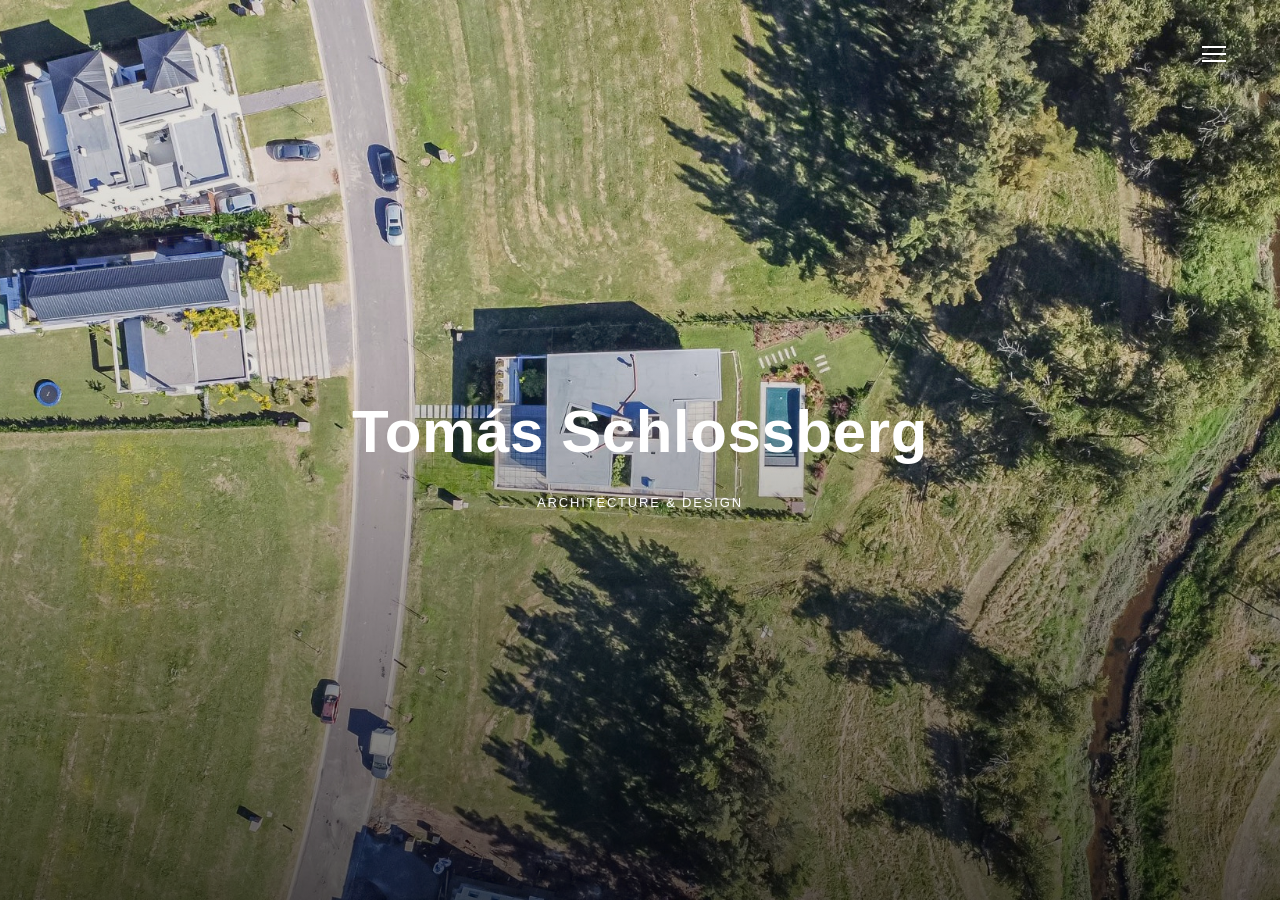
<file: index.html>
<!DOCTYPE html>
<html lang="en">
<head>
<meta charset="UTF-8">
<meta name="viewport" content="width=device-width, initial-scale=1.0">
<title>Tomás Schlossberg — Architecture & Design</title>
<meta name="description" content="Tomás Schlossberg, architect — residential and hospitality projects around the world.">
<link rel="stylesheet" href="css/style.css">
</head>
<body>

<nav class="nav nav-minimal" id="nav">
  <a href="index.html" class="nav-logo sr-only">Tomás Schlossberg</a>
  <button class="nav-toggle" id="navToggle" aria-label="Open menu">
    <span class="nav-toggle-bars"><span></span><span></span><span></span></span>
  </button>
  <ul class="nav-links" id="navLinks">
    <li><a href="proyectos.html">Projects</a></li>
    <li><a href="estudio.html">Studio</a></li>
    <li><a href="contacto.html">Contact</a></li>
  </ul>
</nav>

<header class="hero hero-landing">
  <!--
    SLIDESHOW — swap these placeholders for your real photos/videos.
    Each .hero-slide is one slide. For an image:
      <div class="hero-slide"><img src="assets/hero/photo-1.jpg" alt=""></div>
    For a video:
      <div class="hero-slide"><video src="assets/hero/clip-1.mp4" autoplay muted loop playsinline></video></div>
    js/script.js cycles them automatically — you don't need to touch the JS,
    just add or remove .hero-slide blocks.
  -->
  <div class="hero-slides" id="heroSlides">
    <div class="hero-slide is-active"><img src="assets/hero/slide-01-implantacion.jpg" alt=""></div>
    <div class="hero-slide"><img src="assets/hero/slide-02-interior-vigas.jpg" alt=""></div>
    <div class="hero-slide"><img src="assets/hero/slide-03-detalle-hormigon.jpg" alt=""></div>
    <div class="hero-slide"><img src="assets/hero/slide-04-cocina-negra.jpg" alt=""></div>
    <div class="hero-slide"><img src="assets/hero/slide-05-dormitorio.jpg" alt=""></div>
  </div>
  <div class="hero-scrim"></div>
  <div class="hero-content hero-content-center">
    <div class="logo-lockup">
      <span class="logo-mark">Tomás Schlossberg</span>
      <span class="logo-tagline">Architecture &amp; Design</span>
    </div>
  </div>
</header>

<script src="js/script.js"></script>
</body>
</html>
</file>
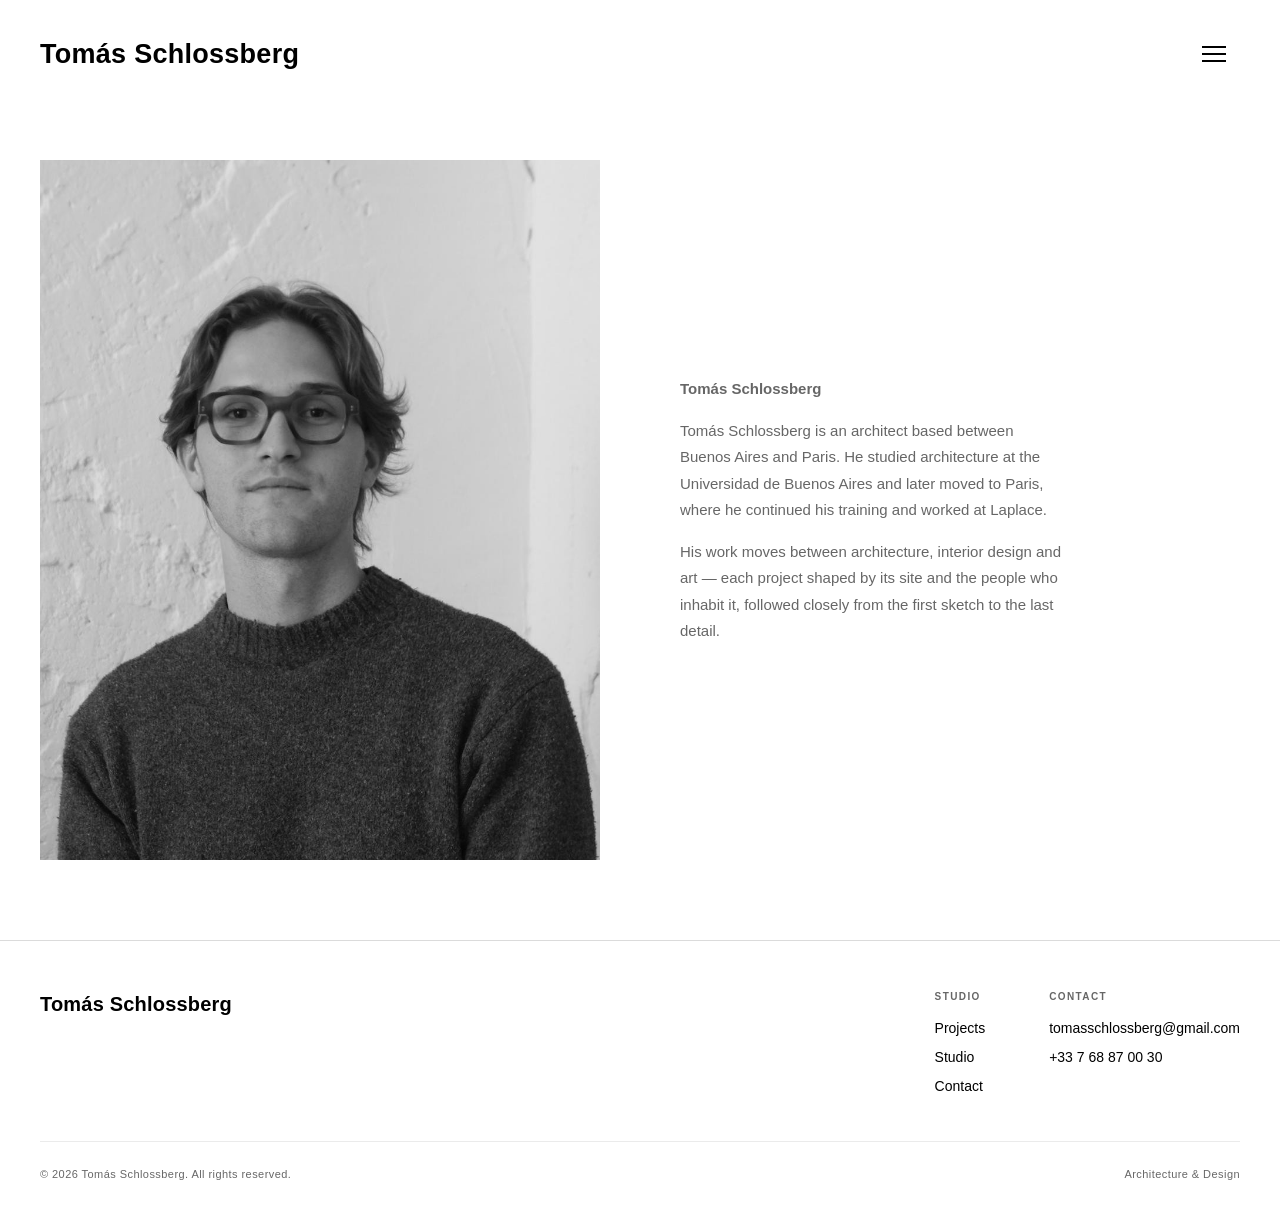
<file: estudio.html>
<!DOCTYPE html>
<html lang="en">
<head>
<meta charset="UTF-8">
<meta name="viewport" content="width=device-width, initial-scale=1.0">
<title>Studio — Tomás Schlossberg</title>
<meta name="description" content="Tomás Schlossberg is an architect based between Buenos Aires and Paris, working across architecture, interior design and art.">
<link rel="stylesheet" href="css/style.css">
</head>
<body>

<nav class="nav nav-split" id="nav">
  <a href="index.html" class="nav-logo">Tomás Schlossberg</a>
  <button class="nav-toggle" id="navToggle" aria-label="Open menu">
    <span class="nav-toggle-bars"><span></span><span></span><span></span></span>
  </button>
  <ul class="nav-links" id="navLinks">
    <li><a href="proyectos.html">Projects</a></li>
    <li><a href="estudio.html" class="is-active">Studio</a></li>
    <li><a href="contacto.html">Contact</a></li>
  </ul>
</nav>

<section class="section-tight" style="padding-top:160px;">
  <div class="wrap">
    <div class="split">
      <div class="split-media">
        <div class="tile-frame"><img src="assets/studio/founder-portrait.jpg" alt="Tomás Schlossberg"></div>
      </div>
      <div class="split-text">
        <p><strong>Tomás Schlossberg</strong></p>
        <p>Tomás Schlossberg is an architect based between Buenos Aires and Paris. He studied architecture at the Universidad de Buenos Aires and later moved to Paris, where he continued his training and worked at Laplace.</p>
        <p>His work moves between architecture, interior design and art — each project shaped by its site and the people who inhabit it, followed closely from the first sketch to the last detail.</p>
      </div>
    </div>
  </div>
</section>

<footer>
  <div class="wrap">
    <div class="footer-top">
      <span class="footer-logo">Tomás Schlossberg</span>
      <div class="footer-cols">
        <div class="footer-col">
          <h4>Studio</h4>
          <a href="proyectos.html">Projects</a>
          <a href="estudio.html">Studio</a>
          <a href="contacto.html">Contact</a>
        </div>
        <div class="footer-col">
          <h4>Contact</h4>
          <a href="mailto:tomasschlossberg@gmail.com">tomasschlossberg@gmail.com</a>
          <a href="tel:+33768870030">+33 7 68 87 00 30</a>
        </div>
      </div>
    </div>
    <div class="footer-bottom">
      <span>© <span id="year"></span> Tomás Schlossberg. All rights reserved.</span>
      <span>Architecture &amp; Design</span>
    </div>
  </div>
</footer>

<script src="js/script.js"></script>
</body>
</html>
</file>
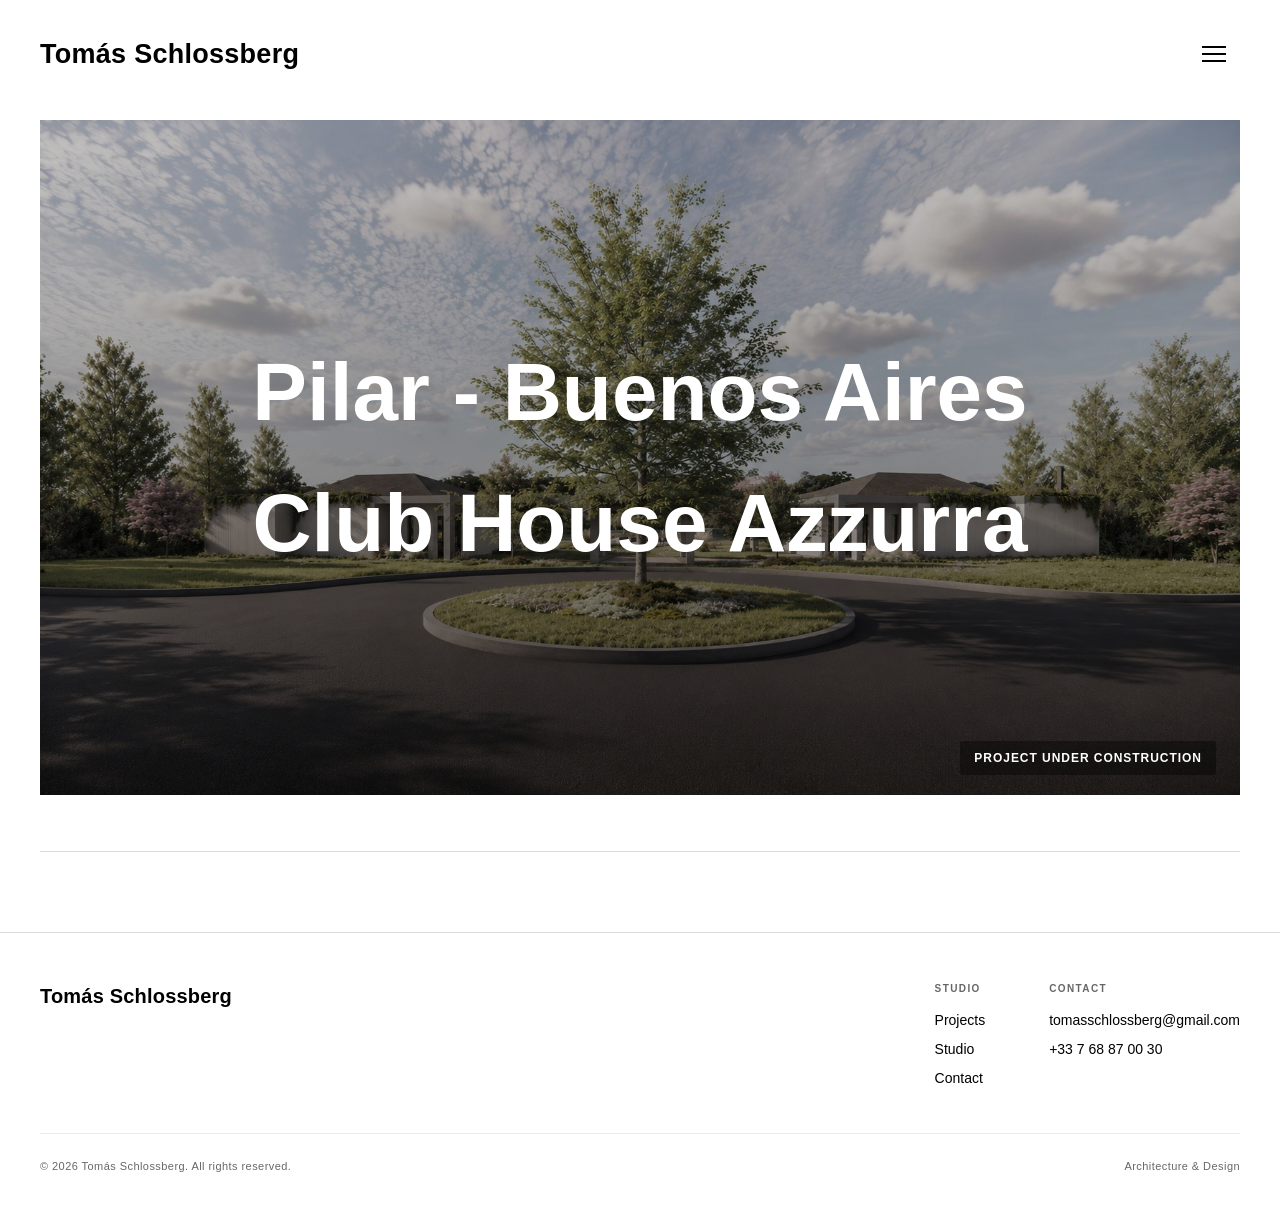
<file: proyectos-hospitality.html>
<!DOCTYPE html>
<html lang="en">
<head>
<meta charset="UTF-8">
<meta name="viewport" content="width=device-width, initial-scale=1.0">
<title>Hospitality — Tomás Schlossberg</title>
<meta name="description" content="Tomás Schlossberg's hospitality projects.">
<link rel="stylesheet" href="css/style.css">
</head>
<body>

<nav class="nav nav-split" id="nav">
  <a href="index.html" class="nav-logo">Tomás Schlossberg</a>
  <button class="nav-toggle" id="navToggle" aria-label="Open menu">
    <span class="nav-toggle-bars"><span></span><span></span><span></span></span>
  </button>
  <ul class="nav-links" id="navLinks">
    <li><a href="proyectos.html" class="is-active">Projects</a></li>
    <li><a href="estudio.html">Studio</a></li>
    <li><a href="contacto.html">Contact</a></li>
  </ul>
</nav>

<section class="section-tight city-projects">
  <div class="wrap">

    <article class="project-row project-row-overlay">
      <a href="proyecto.html?slug=pilar-clubhouse-azzurra">
        <div class="tile-frame">
          <img src="assets/projects/pilar-clubhouse-azzurra/cover.jpg" alt="Pilar - Buenos Aires">
          <div class="row-overlay-scrim"></div>
          <div class="row-overlay-text">
            <span class="overlay-title">Pilar - Buenos Aires</span>
            <span class="overlay-subtitle">Club House Azzurra</span>
          </div>
          <span class="row-overlay-badge">Project under construction</span>
        </div>
      </a>
    </article>

  </div>
</section>

<footer>
  <div class="wrap">
    <div class="footer-top">
      <span class="footer-logo">Tomás Schlossberg</span>
      <div class="footer-cols">
        <div class="footer-col">
          <h4>Studio</h4>
          <a href="proyectos.html">Projects</a>
          <a href="estudio.html">Studio</a>
          <a href="contacto.html">Contact</a>
        </div>
        <div class="footer-col">
          <h4>Contact</h4>
          <a href="mailto:tomasschlossberg@gmail.com">tomasschlossberg@gmail.com</a>
          <a href="tel:+33768870030">+33 7 68 87 00 30</a>
        </div>
      </div>
    </div>
    <div class="footer-bottom">
      <span>© <span id="year"></span> Tomás Schlossberg. All rights reserved.</span>
      <span>Architecture &amp; Design</span>
    </div>
  </div>
</footer>

<script src="js/script.js"></script>
</body>
</html>
</file>
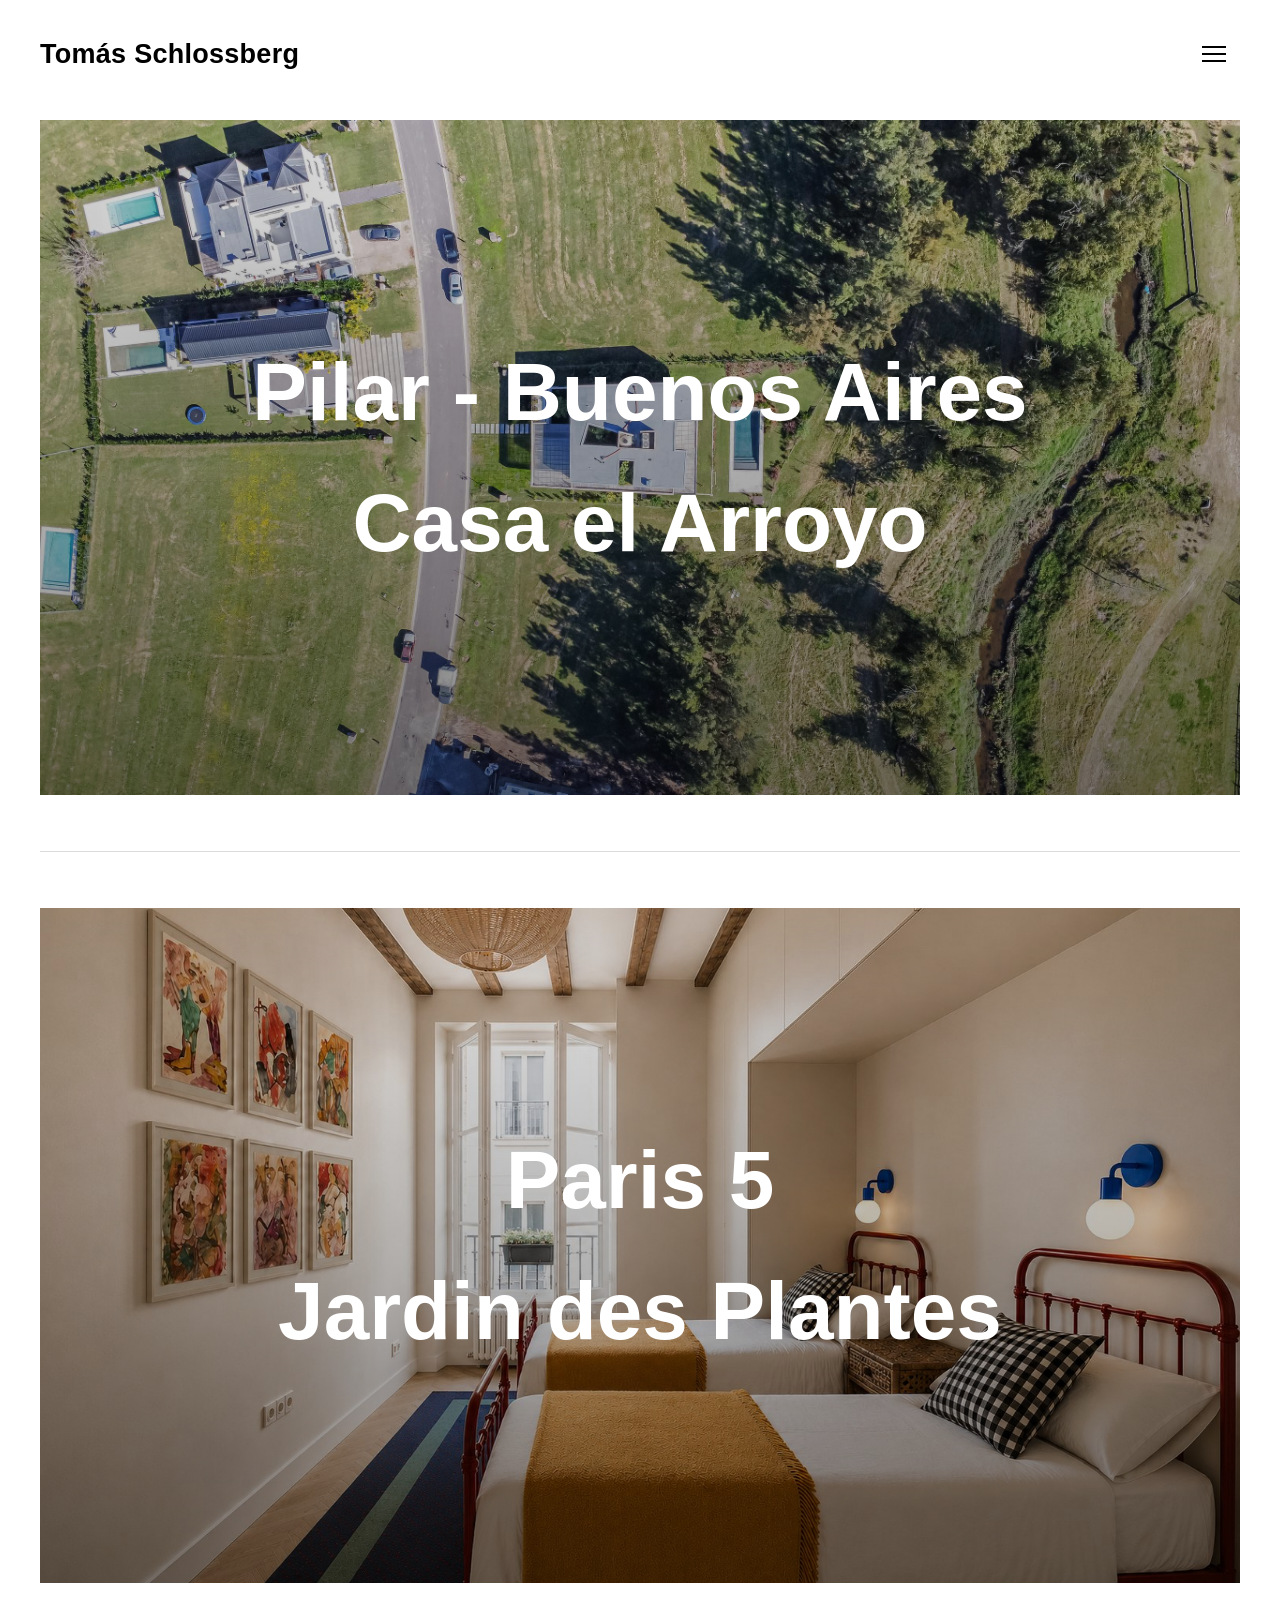
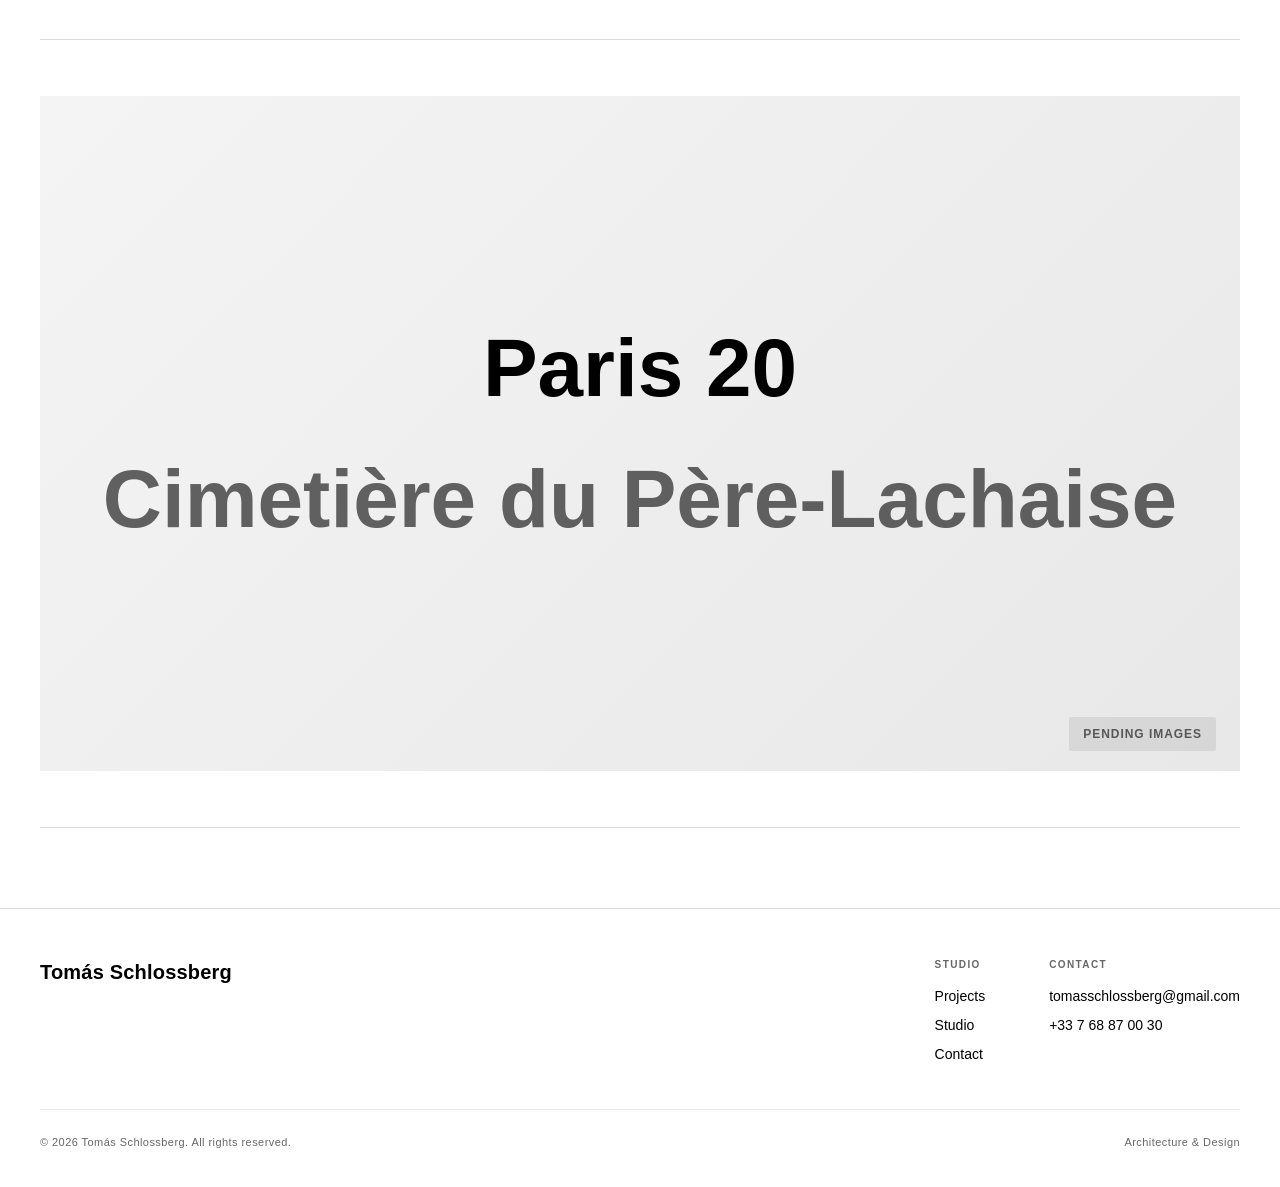
<file: proyectos-residential.html>
<!DOCTYPE html>
<html lang="en">
<head>
<meta charset="UTF-8">
<meta name="viewport" content="width=device-width, initial-scale=1.0">
<title>Residential — Tomás Schlossberg</title>
<meta name="description" content="Tomás Schlossberg's residential projects.">
<link rel="stylesheet" href="css/style.css">
</head>
<body>

<nav class="nav nav-split" id="nav">
  <a href="index.html" class="nav-logo">Tomás Schlossberg</a>
  <button class="nav-toggle" id="navToggle" aria-label="Open menu">
    <span class="nav-toggle-bars"><span></span><span></span><span></span></span>
  </button>
  <ul class="nav-links" id="navLinks">
    <li><a href="proyectos.html" class="is-active">Projects</a></li>
    <li><a href="estudio.html">Studio</a></li>
    <li><a href="contacto.html">Contact</a></li>
  </ul>
</nav>

<section class="section-tight city-projects">
  <div class="wrap">

    <article class="project-row project-row-overlay">
      <a href="proyecto.html?slug=pilar-casa-el-arroyo">
        <div class="tile-frame">
          <img src="assets/projects/pilar-casa-el-arroyo/cover.jpg" alt="Pilar - Buenos Aires">
          <div class="row-overlay-scrim"></div>
          <div class="row-overlay-text">
            <span class="overlay-title">Pilar - Buenos Aires</span>
            <span class="overlay-subtitle">Casa el Arroyo</span>
          </div>
        </div>
      </a>
    </article>

    <article class="project-row project-row-overlay">
      <a href="proyecto.html?slug=paris-5">
        <div class="tile-frame">
          <img src="assets/projects/paris-5/cover.jpg" alt="Paris 5">
          <div class="row-overlay-scrim"></div>
          <div class="row-overlay-text">
            <span class="overlay-title">Paris 5</span>
            <span class="overlay-subtitle">Jardin des Plantes</span>
          </div>
        </div>
      </a>
    </article>

    <article class="project-row project-row-overlay">
      <a href="proyecto.html?slug=paris-20">
        <div class="tile-frame is-pending">
          <div class="row-overlay-text">
            <span class="overlay-title" style="color:var(--ink);">Paris 20</span>
            <span class="overlay-subtitle" style="color:var(--ink-soft);">Cimetière du Père-Lachaise</span>
          </div>
          <span class="row-overlay-badge" style="background:rgba(0,0,0,0.08); color:var(--ink-soft);">Pending images</span>
        </div>
      </a>
    </article>

  </div>
</section>

<footer>
  <div class="wrap">
    <div class="footer-top">
      <span class="footer-logo">Tomás Schlossberg</span>
      <div class="footer-cols">
        <div class="footer-col">
          <h4>Studio</h4>
          <a href="proyectos.html">Projects</a>
          <a href="estudio.html">Studio</a>
          <a href="contacto.html">Contact</a>
        </div>
        <div class="footer-col">
          <h4>Contact</h4>
          <a href="mailto:tomasschlossberg@gmail.com">tomasschlossberg@gmail.com</a>
          <a href="tel:+33768870030">+33 7 68 87 00 30</a>
        </div>
      </div>
    </div>
    <div class="footer-bottom">
      <span>© <span id="year"></span> Tomás Schlossberg. All rights reserved.</span>
      <span>Architecture &amp; Design</span>
    </div>
  </div>
</footer>

<script src="js/script.js"></script>
</body>
</html>
</file>
<file: css/style.css>
/* ==========================================================================
   SCHLOSSBERG — Arquitectura & Interiorismo
   Brand book v1.0 (mayo 2024): logotipo en Söhne Bold, tracking +10,
   paleta exclusiva de negro (#000000) y blanco (#FFFFFF).
   Söhne es de pago — usamos Switzer (Fontshare) como alternativa libre
   de la misma familia de grotescas suizas. Cambiar es trivial: ver nota
   junto al @import si más adelante compran licencia de Söhne.
   ========================================================================== */

@import url('https://api.fontshare.com/v2/css?f[]=switzer@400,500,600,700&display=swap');

:root{
  --bg:        #FFFFFF;
  --bg-alt:    rgba(0,0,0,0.045);
  --ink:       #000000;
  --ink-soft:  rgba(0,0,0,0.6);
  --line:      rgba(0,0,0,0.14);
  --line-soft: rgba(0,0,0,0.08);

  /* Brand type: single family, two weights (mirrors Söhne Bold / Söhne Regular) */
  --brand:  'Switzer', -apple-system, sans-serif;
  --sans:   'Switzer', -apple-system, sans-serif;

  --tracked: 0.14em;
  --logo-tracked: 0.01em; /* brand book: tracking +10 on the wordmark */
  --container: 1400px;

  --ease: cubic-bezier(.22,.61,.36,1);
}

*{ box-sizing:border-box; margin:0; padding:0; }
html{ scroll-behavior:smooth; }
body{
  background:var(--bg);
  color:var(--ink);
  font-family:var(--sans);
  font-size:16px;
  line-height:1.5;
  -webkit-font-smoothing:antialiased;
}
img{ max-width:100%; display:block; }
a{ color:inherit; text-decoration:none; }
ul{ list-style:none; }
button{ font-family:inherit; background:none; border:none; cursor:pointer; color:inherit; }

.wrap{
  max-width:var(--container);
  margin:0 auto;
  padding:0 40px;
}
@media (max-width:480px){
  .wrap{ padding:0 20px; }
}

.eyebrow{
  font-family:var(--sans);
  font-size:11px;
  font-weight:600;
  letter-spacing:var(--tracked);
  text-transform:uppercase;
  color:var(--ink-soft);
}

/* Focus visibility */
a:focus-visible, button:focus-visible{
  outline:1.5px solid var(--ink);
  outline-offset:3px;
}
@media (prefers-reduced-motion: reduce){
  *{ animation-duration:0.001ms !important; transition-duration:0.001ms !important; scroll-behavior:auto !important; }
}

/* ==========================================================================
   NAV
   ========================================================================== */
.nav{
  position:fixed;
  top:0; left:0; right:0;
  z-index:100;
  display:flex;
  align-items:center;
  justify-content:space-between;
  padding:28px 40px;
  transition:background .4s var(--ease), padding .4s var(--ease), border-color .4s var(--ease);
  border-bottom:1px solid transparent;
}
.nav.is-scrolled{
  background:rgba(255,255,255,0.97);
  padding:18px 40px;
  border-bottom-color:var(--line);
}
.nav-logo{
  font-family:var(--brand);
  font-weight:700;
  font-size:23px;
  letter-spacing:var(--logo-tracked);
  display:inline-block;
}
.nav-logo img{ display:block; height:22px; width:auto; }
.nav-links{
  display:flex;
  gap:36px;
}
.nav-links a{
  font-size:11px;
  font-weight:600;
  letter-spacing:var(--tracked);
  text-transform:uppercase;
  position:relative;
  padding-bottom:4px;
}
.nav-links a::after{
  content:'';
  position:absolute;
  left:0; bottom:0;
  width:0; height:1px;
  background:var(--ink);
  transition:width .3s var(--ease);
}
.nav-links a:hover::after,
.nav-links a.is-active::after{ width:100%; }
.nav-toggle{
  display:none;
  width:52px; height:52px;
  align-items:center;
  justify-content:center;
  position:relative;
  z-index:101;
}
.nav-toggle-bars{ position:relative; display:inline-block; width:24px; height:16px; }
.nav-toggle-bars span{
  position:absolute; left:0; right:0; height:2px; background:var(--ink);
  transition:transform .3s var(--ease), opacity .3s var(--ease), background .25s var(--ease);
}
.nav-toggle-bars span:nth-child(1){ top:0; }
.nav-toggle-bars span:nth-child(2){ top:50%; margin-top:-1px; }
.nav-toggle-bars span:nth-child(3){ bottom:0; }
.nav-toggle.is-open .nav-toggle-bars span:nth-child(1){ transform:translateY(7px) rotate(45deg); }
.nav-toggle.is-open .nav-toggle-bars span:nth-child(2){ opacity:0; }
.nav-toggle.is-open .nav-toggle-bars span:nth-child(3){ transform:translateY(-7px) rotate(-45deg); }

/* Minimal nav (home / landing page): only a menu button, top-right,
   that opens a fullscreen overlay with the site links. No inline nav
   links, no wordmark in the bar — the logo lives in the hero itself.
   The button sits over a photo/video, so its lines get a soft drop
   shadow for contrast — no solid chip behind it. */
.nav-minimal{ justify-content:flex-end; }
.nav-minimal .nav-logo{ display:none; }
.nav-minimal .nav-toggle{ display:flex; }
.nav-minimal .nav-toggle-bars span{
  background:#FFFFFF;
  filter:drop-shadow(0 1px 2px rgba(0,0,0,0.55));
}
.nav-minimal.is-scrolled .nav-toggle-bars span{
  background:var(--ink);
  filter:none;
}
.nav-minimal .nav-toggle.is-open .nav-toggle-bars span{
  background:var(--ink);
  filter:none;
}

/* Split nav (projects index / city pages / project pages): logo
   top-left, menu button top-right — used on white backgrounds. */
.nav-split{ justify-content:space-between; }
.nav-split .nav-logo{ order:1; font-size:clamp(20px, 2.4vw, 27px); }
.nav-split .nav-logo img{ height:clamp(22px, 2.6vw, 30px); }
.nav-split .nav-toggle{ order:2; display:flex; }

.nav-minimal .nav-links,
.nav-split .nav-links{
  position:fixed;
  inset:0;
  background:var(--bg);
  display:flex;
  flex-direction:column;
  justify-content:center;
  align-items:center;
  gap:clamp(28px, 5vw, 48px);
  transform:translateY(-100%);
  transition:transform .5s var(--ease);
}
.nav-minimal .nav-links.is-open,
.nav-split .nav-links.is-open{ transform:translateY(0); }
.nav-minimal .nav-links a,
.nav-split .nav-links a{
  font-family:var(--brand);
  font-weight:700;
  font-size:clamp(28px, 5.6vw, 58px);
  line-height:1;
  letter-spacing:0.01em;
  color:var(--ink);
  transition:opacity .3s var(--ease);
}
.nav-minimal .nav-links a:hover,
.nav-split .nav-links a:hover,
.nav-minimal .nav-links a.is-active,
.nav-split .nav-links a.is-active{ opacity:0.5; }

@media (max-width:720px){
  .nav{ padding:22px 24px; }
  .nav.is-scrolled{ padding:16px 24px; }
  .nav-links{
    position:fixed;
    inset:0;
    background:var(--bg);
    flex-direction:column;
    justify-content:center;
    align-items:flex-start;
    padding:0 32px;
    gap:28px;
    transform:translateY(-100%);
    transition:transform .45s var(--ease);
  }
  .nav-links.is-open{ transform:translateY(0); }
  .nav-links a{ font-size:22px; font-family:var(--brand); letter-spacing:0; text-transform:none; font-weight:600; }
  .nav-toggle{ display:flex; }
  /* Match the classic-nav mobile menu's letter case (mixed case, not
     uppercase) so it's consistent across pages on phones — desktop is
     untouched. */
  .nav-minimal .nav-links a,
  .nav-split .nav-links a{ text-transform:none; }
}

/* ==========================================================================
   PLACEHOLDER IMAGE TILES
   Swap these for real <img> tags when photography is ready — see README.
   ========================================================================== */
.ph{
  position:relative;
  width:100%; height:100%;
  background:
    linear-gradient(135deg, var(--bg-alt) 0%, rgba(0,0,0,0.09) 100%);
  overflow:hidden;
}
.ph::before{
  content:'';
  position:absolute; inset:0;
  background-image:
    repeating-linear-gradient(0deg, rgba(0,0,0,0.05) 0 1px, transparent 1px 64px),
    repeating-linear-gradient(90deg, rgba(0,0,0,0.05) 0 1px, transparent 1px 64px);
}
.ph-label{
  position:absolute;
  bottom:16px; left:16px;
  font-size:10px;
  font-weight:600;
  letter-spacing:0.1em;
  text-transform:uppercase;
  color:var(--ink-soft);
  opacity:0.55;
}

/* ==========================================================================
   HERO
   ========================================================================== */
.hero{
  position:relative;
  height:100svh;
  min-height:560px;
  display:flex;
  flex-direction:column;
  justify-content:flex-end;
}
.hero-image{ position:absolute; inset:0; }
.hero-scrim{
  position:absolute; inset:0;
  background:linear-gradient(180deg, rgba(0,0,0,0) 40%, rgba(0,0,0,0.6) 100%);
}
.hero-content{
  position:relative;
  padding:0 40px 56px;
  color:#FFFFFF;
}
.hero-content-center{
  position:absolute;
  inset:0;
  display:flex;
  align-items:center;
  justify-content:center;
  padding:0 24px;
  text-align:center;
}
.hero-title{
  font-family:var(--brand);
  font-weight:700;
  font-size:clamp(48px, 9vw, 128px);
  line-height:0.95;
  letter-spacing:var(--logo-tracked);
  opacity:0;
  transform:translateY(24px);
  animation:rise .9s var(--ease) .15s forwards;
}
.hero-sub{
  margin-top:18px;
  font-size:12px;
  font-weight:600;
  letter-spacing:var(--tracked);
  text-transform:uppercase;
  opacity:0;
  transform:translateY(16px);
  animation:rise .9s var(--ease) .45s forwards;
}
/* When the hero carries no big wordmark, the tagline stands alone —
   give it a bit more presence. */
.hero-sub-solo{
  margin-top:0;
  font-size:clamp(14px, 1.6vw, 17px);
}
.sr-only{
  position:absolute;
  width:1px; height:1px;
  padding:0; margin:-1px;
  overflow:hidden;
  clip:rect(0,0,0,0);
  white-space:nowrap;
  border:0;
}
@keyframes rise{ to{ opacity:1; transform:translateY(0); } }

.logo-lockup{
  display:flex;
  flex-direction:column;
  align-items:center;
  gap:16px;
  opacity:0;
  animation:fade-in 1s var(--ease) .2s forwards;
}
.logo-mark-img{
  display:block;
  height:clamp(40px, 7vw, 76px);
  width:auto;
  /* Forces the (black) logo artwork to render in white, since it
     sits over a photo/video with a dark scrim. */
  filter:brightness(0) invert(1);
}
.logo-mark{
  display:block;
  font-family:var(--brand);
  font-weight:700;
  font-size:clamp(32px, 6vw, 60px);
  letter-spacing:0.01em;
  color:#FFFFFF;
}
.logo-tagline{
  font-family:var(--brand);
  font-weight:500;
  font-size:clamp(11px, 1.4vw, 13px);
  letter-spacing:var(--tracked);
  text-transform:uppercase;
}
@keyframes fade-in{ to{ opacity:1; } }

/* Hero slideshow — placeholder slides until real photography/video
   is dropped in. See the comment in index.html for how to swap them. */
.hero-slides{ position:absolute; inset:0; }
.hero-slide{
  position:absolute; inset:0;
  opacity:0;
  transition:opacity 1.4s ease;
}
.hero-slide.is-active{ opacity:1; }
.hero-slide img, .hero-slide video{
  width:100%; height:100%; object-fit:cover;
}

/* Coordinates ticker — the signature element:
   three studio locations, read like site-plan coordinates. */
.coords{
  border-top:1px solid var(--line);
  border-bottom:1px solid var(--line);
  background:var(--bg);
}
.coords-track{
  display:flex;
  align-items:center;
  gap:64px;
  padding:14px 40px;
  overflow-x:auto;
  scrollbar-width:none;
}
.coords-track::-webkit-scrollbar{ display:none; }
.coords-item{
  display:flex;
  align-items:baseline;
  gap:10px;
  white-space:nowrap;
  font-size:11px;
  letter-spacing:0.08em;
  color:var(--ink-soft);
}
.coords-item b{
  font-family:var(--brand);
  font-weight:700;
  font-size:14px;
  color:var(--ink);
  letter-spacing:0;
}
.coords-item span{ font-variant-numeric:tabular-nums; }

/* ==========================================================================
   SECTION HEADERS
   ========================================================================== */
.section{ padding:120px 0; }
.section-tight{ padding:80px 0; }
.section-head{
  display:flex;
  justify-content:space-between;
  align-items:flex-end;
  gap:24px;
  margin-bottom:64px;
  padding-bottom:28px;
  border-bottom:1px solid var(--line);
}
.section-head h2{
  font-family:var(--brand);
  font-weight:700;
  font-size:clamp(28px,4vw,44px);
  letter-spacing:var(--logo-tracked);
}
.section-head p{
  max-width:340px;
  color:var(--ink-soft);
  font-size:14px;
  line-height:1.6;
}

/* ==========================================================================
   PROJECT GRID (asymmetric, in the spirit of the references)
   ========================================================================== */
.grid{
  display:grid;
  grid-template-columns:repeat(6, 1fr);
  gap:4px 24px;
}
.tile{ grid-column:span 6; }
.tile-a{ grid-column:span 4; }
.tile-b{ grid-column:span 2; }
.tile-c{ grid-column:span 3; }

.tile-frame{
  position:relative;
  aspect-ratio:4/5;
  overflow:hidden;
}
.tile-a .tile-frame{ aspect-ratio:16/11; }
.tile-c .tile-frame{ aspect-ratio:3/4; }
.tile-frame .ph{ transition:transform .7s var(--ease); }
.tile:hover .tile-frame .ph{ transform:scale(1.035); }
.tile-frame img{ width:100%; height:100%; object-fit:cover; transition:transform .7s var(--ease); }
.tile:hover .tile-frame img{ transform:scale(1.035); }

.tile-cap{
  display:flex;
  justify-content:space-between;
  align-items:baseline;
  padding:16px 0 40px;
  border-bottom:1px solid var(--line-soft);
}
.tile-cap h3{
  font-family:var(--brand);
  font-weight:600;
  font-size:18px;
}
.tile-cap .meta{
  font-size:11px;
  letter-spacing:0.06em;
  color:var(--ink-soft);
  text-align:right;
  white-space:nowrap;
  padding-left:16px;
}

@media (max-width:860px){
  .tile-a,.tile-b,.tile-c{ grid-column:span 6; }
}

/* ==========================================================================
   INTRO / SPLIT BLOCKS (about, philosophy)
   ========================================================================== */
.split{
  display:grid;
  grid-template-columns:1fr 1fr;
  gap:80px;
  align-items:center;
}
.split-reverse{ direction:rtl; }
.split-reverse > *{ direction:ltr; }
.split-media .tile-frame{ aspect-ratio:4/5; }
.split-text .eyebrow{ margin-bottom:20px; }
.split-text h2{
  font-family:var(--brand);
  font-weight:700;
  font-size:clamp(26px,3.4vw,40px);
  line-height:1.15;
  letter-spacing:var(--logo-tracked);
  margin-bottom:24px;
}
.split-text p{
  color:var(--ink-soft);
  font-size:15px;
  line-height:1.75;
  max-width:46ch;
}
.split-text p + p{ margin-top:16px; }

@media (max-width:860px){
  .split{ grid-template-columns:1fr; gap:36px; }
}

/* ==========================================================================
   STATS / LOCATIONS STRIP
   ========================================================================== */
.locations{
  display:grid;
  grid-template-columns:repeat(3,1fr);
  border-top:1px solid var(--line);
  border-left:1px solid var(--line);
}
.locations > div{
  border-right:1px solid var(--line);
  border-bottom:1px solid var(--line);
  padding:44px 36px;
}
.locations h3{
  font-family:var(--brand);
  font-weight:700;
  font-size:24px;
  margin-bottom:10px;
}
.locations p{
  color:var(--ink-soft);
  font-size:13px;
  line-height:1.6;
}
@media (max-width:720px){
  .locations{ grid-template-columns:1fr; }
}

/* ==========================================================================
   CTA / FOOTER
   ========================================================================== */
.cta{
  padding:120px 0;
  text-align:center;
  border-top:1px solid var(--line);
}
.cta h2{
  font-family:var(--brand);
  font-weight:700;
  font-size:clamp(30px,6vw,60px);
  letter-spacing:var(--logo-tracked);
  margin-bottom:32px;
}
.btn{
  display:inline-flex;
  align-items:center;
  gap:12px;
  font-size:11px;
  font-weight:600;
  letter-spacing:var(--tracked);
  text-transform:uppercase;
  padding:18px 32px;
  border:1px solid var(--ink);
  transition:background .3s var(--ease), color .3s var(--ease);
}
.btn:hover{ background:var(--ink); color:var(--bg); }

footer{
  border-top:1px solid var(--line);
  padding:48px 0 36px;
}
.footer-top{
  display:flex;
  justify-content:space-between;
  align-items:flex-start;
  flex-wrap:wrap;
  gap:32px;
  padding-bottom:36px;
}
.footer-logo{
  font-family:var(--brand);
  font-weight:700;
  font-size:20px;
  letter-spacing:var(--logo-tracked);
  display:inline-block;
}
.footer-logo img{ display:block; height:20px; width:auto; }
.footer-cols{
  display:flex;
  gap:64px;
  flex-wrap:wrap;
}
.footer-col h4{
  font-size:10px;
  font-weight:600;
  letter-spacing:var(--tracked);
  text-transform:uppercase;
  color:var(--ink-soft);
  margin-bottom:14px;
}
.footer-col a, .footer-col p{
  display:block;
  font-size:14px;
  margin-bottom:8px;
}
.footer-col a:hover{ text-decoration:underline; text-underline-offset:3px; }
.footer-bottom{
  display:flex;
  justify-content:space-between;
  padding-top:24px;
  border-top:1px solid var(--line-soft);
  font-size:11px;
  color:var(--ink-soft);
  letter-spacing:0.04em;
  flex-wrap:wrap;
  gap:8px;
}

/* ==========================================================================
   PAGE HEADER (interior pages)
   ========================================================================== */
.page-head{
  padding:180px 40px 64px;
  border-bottom:1px solid var(--line);
}
@media (max-width:480px){
  .page-head{ padding:150px 20px 48px; }
}
.page-head .eyebrow{ margin-bottom:20px; }
.page-head h1{
  font-family:var(--brand);
  font-weight:700;
  font-size:clamp(38px,7vw,80px);
  line-height:1;
  letter-spacing:var(--logo-tracked);
}
.page-head p{
  margin-top:22px;
  max-width:52ch;
  color:var(--ink-soft);
  font-size:15px;
  line-height:1.7;
}

/* Filter row (projects page) — anchor links that jump to each city section */
.filters{
  display:flex;
  gap:28px;
  flex-wrap:wrap;
  margin-top:36px;
}
.filters a{
  font-size:11px;
  font-weight:600;
  letter-spacing:var(--tracked);
  text-transform:uppercase;
  color:var(--ink-soft);
  padding-bottom:6px;
  border-bottom:1px solid transparent;
  transition:color .25s var(--ease), border-color .25s var(--ease);
}
.filters a:hover{ color:var(--ink); border-color:var(--ink); }

.city-heading{
  font-family:var(--brand);
  font-weight:700;
  font-size:clamp(26px,3.4vw,36px);
  letter-spacing:var(--logo-tracked);
  padding-bottom:24px;
  margin-bottom:48px;
  border-bottom:1px solid var(--line);
  scroll-margin-top:100px;
}

/* Contact page */
.contact-grid{
  display:grid;
  grid-template-columns:1.1fr 0.9fr;
  gap:80px;
}
@media (max-width:860px){ .contact-grid{ grid-template-columns:1fr; gap:56px; } }

form{ display:flex; flex-direction:column; gap:22px; }
.field{ display:flex; flex-direction:column; gap:8px; }
.field label{
  font-size:11px;
  font-weight:600;
  letter-spacing:var(--tracked);
  text-transform:uppercase;
  color:var(--ink-soft);
}
.field input, .field textarea, .field select{
  font-family:var(--sans);
  font-size:15px;
  padding:12px 2px;
  background:transparent;
  border:none;
  border-bottom:1px solid var(--line);
  color:var(--ink);
  transition:border-color .25s var(--ease);
}
.field textarea{ resize:vertical; min-height:110px; }
.field input:focus, .field textarea:focus, .field select:focus{
  outline:none;
  border-color:var(--ink);
}
.field input::placeholder, .field textarea::placeholder{ color:rgba(0,0,0,0.35); }
.submit-row{ margin-top:8px; }
.form-note{
  margin-top:18px;
  font-size:12px;
  color:var(--ink-soft);
}

.info-block + .info-block{ margin-top:40px; }
.info-block h4{
  font-size:10px;
  font-weight:600;
  letter-spacing:var(--tracked);
  text-transform:uppercase;
  color:var(--ink-soft);
  margin-bottom:12px;
}
.info-block p, .info-block a{ font-size:15px; line-height:1.7; }
.info-block a:hover{ text-decoration:underline; text-underline-offset:3px; }

/* ==========================================================================
   CONTACT — simplified (just mail/insta + a large image)
   ========================================================================== */
.contact-simple{
  display:grid;
  grid-template-columns:0.8fr 1.2fr;
  gap:64px;
  align-items:center;
  padding-top:160px;
}
.contact-links{
  display:flex;
  flex-direction:column;
  gap:20px;
}
.contact-links a{
  font-family:var(--brand);
  font-weight:700;
  font-size:clamp(18px, 2.2vw, 26px);
  color:var(--ink);
  transition:opacity .25s var(--ease);
  word-break:break-word;
}
.contact-links a:hover{ opacity:0.5; }
.contact-simple .tile-frame{ aspect-ratio:4/5; }
@media (max-width:860px){
  .contact-simple{ grid-template-columns:1fr; gap:40px; padding-top:120px; }
}

/* ==========================================================================
   STUDIO — Laplace-style image-led sections
   ========================================================================== */
.studio-intro{ padding-top:160px; }
.studio-intro .tile-frame{ margin-bottom:40px; }
.tile-frame-natural{ aspect-ratio:auto; }
.tile-frame-natural img{ width:100%; height:auto; object-fit:initial; }
.studio-intro p{
  max-width:60ch;
  font-size:16px;
  line-height:1.75;
  color:var(--ink-soft);
}
.studio-section-head{
  font-family:var(--brand);
  font-weight:700;
  font-size:clamp(22px,3vw,30px);
  margin-bottom:40px;
}

/* ==========================================================================
   PROJECTS — city index (Projects tab landing)
   ========================================================================== */
.city-index{
  min-height:100svh;
  display:flex;
  flex-direction:column;
  align-items:center;
  justify-content:center;
  gap:clamp(36px, 6vw, 64px);
  padding:140px 24px 60px;
}
.city-link{
  font-family:var(--brand);
  font-weight:700;
  letter-spacing:0.01em;
  font-size:clamp(28px, 5.6vw, 58px);
  line-height:1;
  color:var(--ink);
  transition:opacity .3s var(--ease);
}
.city-link:hover{ opacity:0.5; }

/* ==========================================================================
   PROJECTS — per-city list (stacked covers, first project on top)
   ========================================================================== */
.project-row{
  display:block;
  padding:56px 0;
  border-bottom:1px solid var(--line);
}
.project-row:first-child{ padding-top:0; }
.project-row .tile-frame{ aspect-ratio:16/9; }
.project-row .tile-cap{ border-bottom:none; padding-top:20px; }
.project-row .tile-cap h3{ font-size:22px; }

/* City pages start straight at the first project's cover — no heading —
   so this just clears the fixed nav bar at the top. */
.city-projects{ padding-top:120px; }

/* One-off cover treatment: title overlaid in white directly on the
   image, used only for the Paris 5 listing (per the client's request —
   not the default style for project covers). */
.project-row-overlay .tile-frame{
  position:relative;
  aspect-ratio:16/9;
}
.project-row-overlay .tile-frame img{
  width:100%; height:100%; object-fit:cover; display:block;
}
.project-row-overlay .row-overlay-scrim{
  position:absolute; inset:0;
  background:linear-gradient(180deg, rgba(0,0,0,0.1) 0%, rgba(0,0,0,0.45) 100%);
}
.project-row-overlay .row-overlay-text{
  position:absolute;
  inset:0;
  display:flex;
  flex-direction:column;
  align-items:center;
  justify-content:center;
  text-align:center;
  color:#FFFFFF;
  gap:8px;
  padding:24px;
}
.project-row-overlay .overlay-title{
  font-family:var(--brand);
  font-weight:700;
  font-size:clamp(40px, 6.4vw, 84px);
}
.project-row-overlay .overlay-subtitle{
  font-family:var(--brand);
  font-weight:700;
  font-size:clamp(40px, 6.4vw, 84px);
}
@media (max-width:480px){
  .project-row-overlay .row-overlay-text{ padding:16px; gap:4px; }
  .project-row-overlay .overlay-title,
  .project-row-overlay .overlay-subtitle{ font-size:7.2vw; line-height:1.15; }
}

/* Small badge for covers without real photos yet (pending / under
   construction) — sits in a corner, doesn't compete with the title. */
.row-overlay-badge{
  position:absolute;
  bottom:20px;
  right:24px;
  font-family:var(--brand);
  font-weight:600;
  font-size:12px;
  letter-spacing:0.08em;
  text-transform:uppercase;
  color:#FFFFFF;
  background:rgba(0,0,0,0.4);
  padding:8px 14px;
  border-radius:2px;
}
/* Pending covers have no photo — a neutral placeholder background
   instead of an <img>. */
.project-row-overlay .tile-frame.is-pending{
  background:
    linear-gradient(135deg, var(--bg-alt) 0%, rgba(0,0,0,0.09) 100%);
}

/* ==========================================================================
   PROJECTS — single project gallery
   ========================================================================== */
.project-head{
  padding:160px 40px 48px;
  text-align:center;
}
@media (max-width:480px){
  .project-head{ padding:140px 20px 40px; }
}
.project-head h1{
  font-family:var(--brand);
  font-weight:700;
  font-size:clamp(32px,6vw,56px);
  letter-spacing:var(--logo-tracked);
  color:var(--ink);
}
.project-head .meta{
  margin-top:14px;
  font-family:var(--brand);
  font-weight:700;
  font-size:clamp(32px,6vw,56px);
  color:var(--ink);
}
.project-cover{
  width:100%;
  aspect-ratio:16/9;
}
.project-cover img{ width:100%; height:100%; object-fit:cover; display:block; }
.project-gallery{
  display:grid;
  grid-template-columns:repeat(2, 1fr);
  gap:24px;
  padding:64px 40px 120px;
  max-width:var(--container);
  margin:0 auto;
}
.project-gallery .ph, .project-gallery img{ aspect-ratio:4/3; width:100%; height:100%; object-fit:cover; display:block; }

/* Optional vertical video, shown above the gallery grid at its own
   natural aspect ratio — no cropping, no black letterbox bars. */
.project-video{
  display:flex;
  justify-content:center;
  padding:0 40px 24px;
  max-width:var(--container);
  margin:0 auto;
}
.project-video video{
  width:auto;
  height:auto;
  max-width:100%;
  max-height:85vh;
  display:block;
}
@media (max-width:720px){
  .project-video{ padding:0 16px 24px; }
}
.project-gallery > div:nth-child(3n+1){ grid-column:span 2; }
.project-gallery > div:nth-child(3n+1) .ph,
.project-gallery > div:nth-child(3n+1) img{ aspect-ratio:16/9; }
/* If the last image would otherwise be alone in its row (no pair),
   give it the full width instead of leaving it small and isolated. */
.project-gallery > div:last-child:nth-child(3n+2){ grid-column:span 2; }
.project-gallery > div:last-child:nth-child(3n+2) .ph,
.project-gallery > div:last-child:nth-child(3n+2) img{ aspect-ratio:16/9; }
@media (max-width:720px){
  .project-gallery{ grid-template-columns:1fr; padding-left:20px; padding-right:20px; }
  .project-gallery > div:nth-child(3n+1){ grid-column:span 1; }
}

/* ==========================================================================
   PROJECTS — "stacked" gallery layout (one-off, per project — see
   js/projects-data.js "galleryLayout: 'stacked'"). Images run full width,
   one below the other, at their natural size — no cropping, no forced
   aspect-ratio. An optional pair (set via "pairAt") sits side by side,
   smaller, as the one exception.
   ========================================================================== */
.project-gallery-stacked{
  display:flex;
  flex-direction:column;
  gap:32px;
  padding:64px 40px 120px;
  max-width:var(--container);
  margin:0 auto;
}
.project-gallery-stacked .gallery-full img{
  width:100%;
  height:auto;
  display:block;
}
.project-gallery-stacked .gallery-pair{
  display:grid;
  grid-template-columns:1fr 1fr;
  gap:24px;
}
.project-gallery-stacked .gallery-pair img{
  width:100%;
  height:auto;
  display:block;
}
@media (max-width:720px){
  .project-gallery-stacked{ padding-left:20px; padding-right:20px; gap:24px; }
  .project-gallery-stacked .gallery-pair{ grid-template-columns:1fr; gap:16px; }
}
</file>
